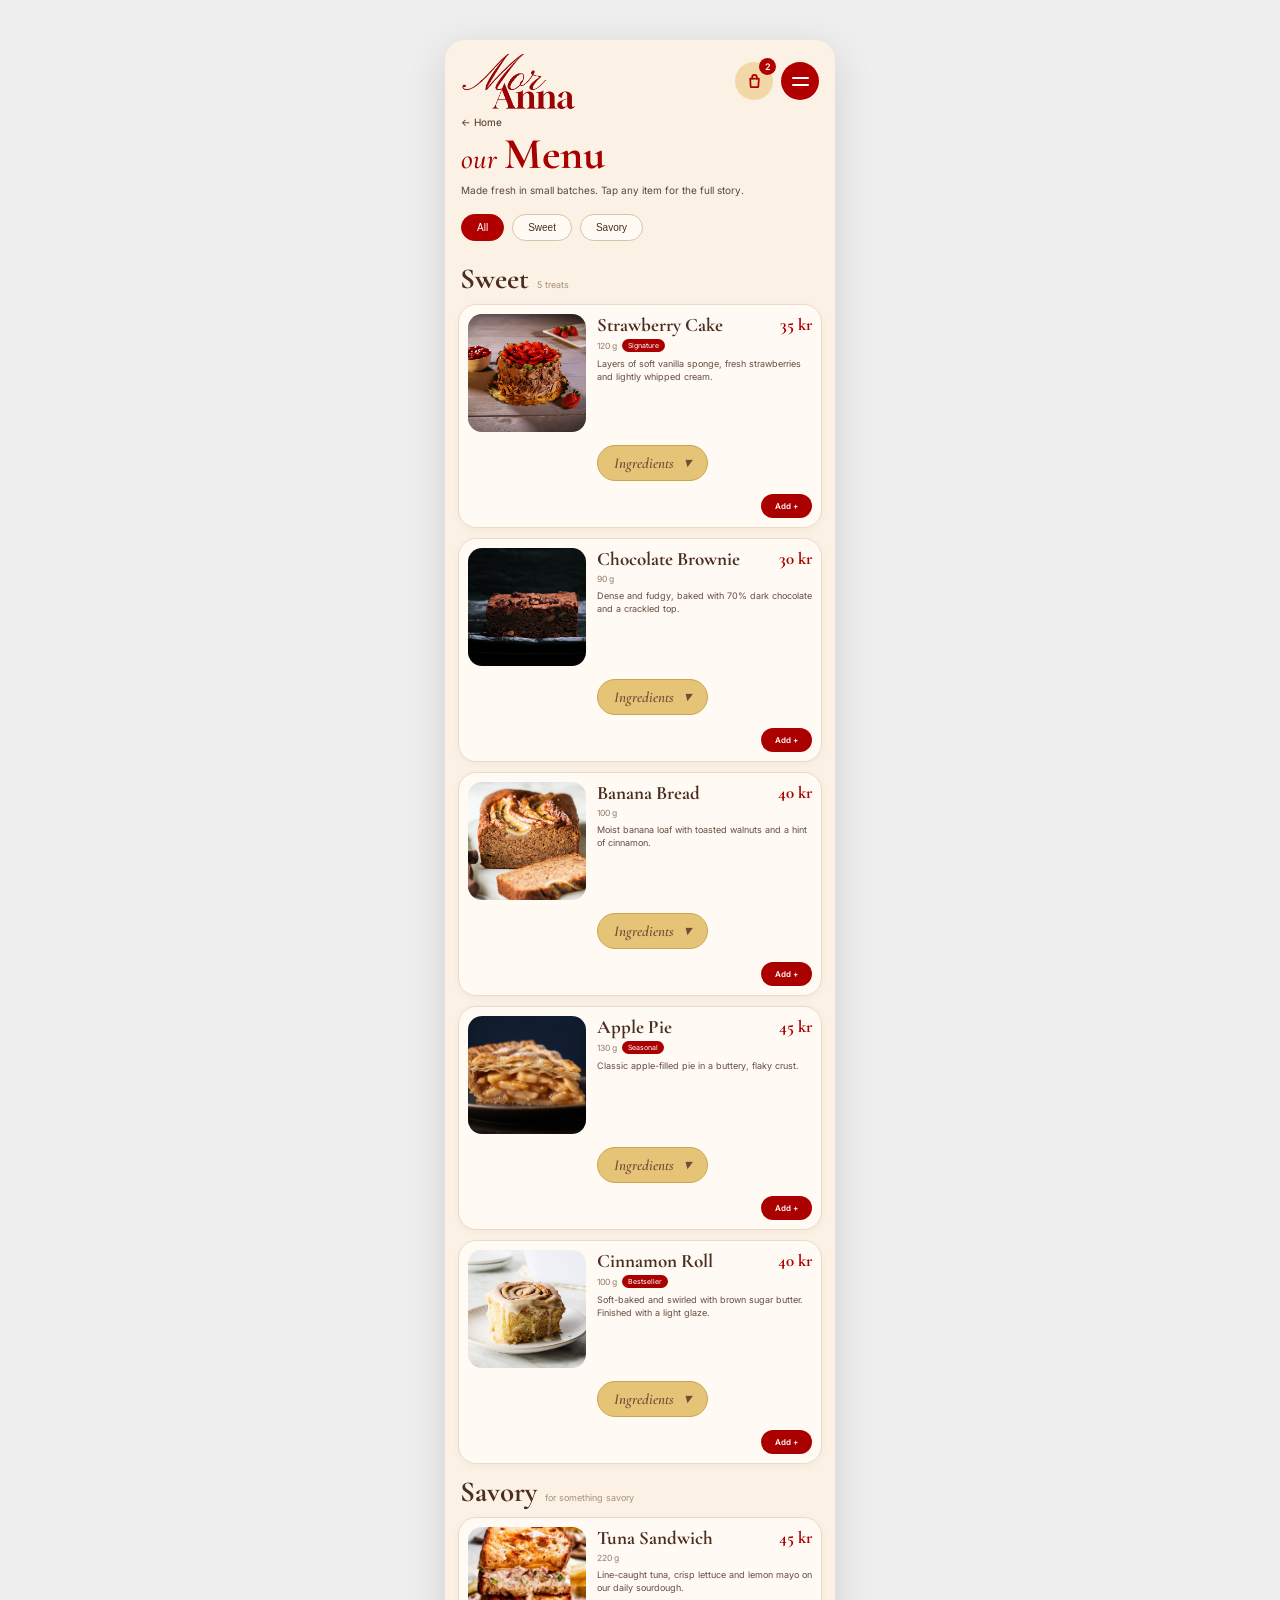
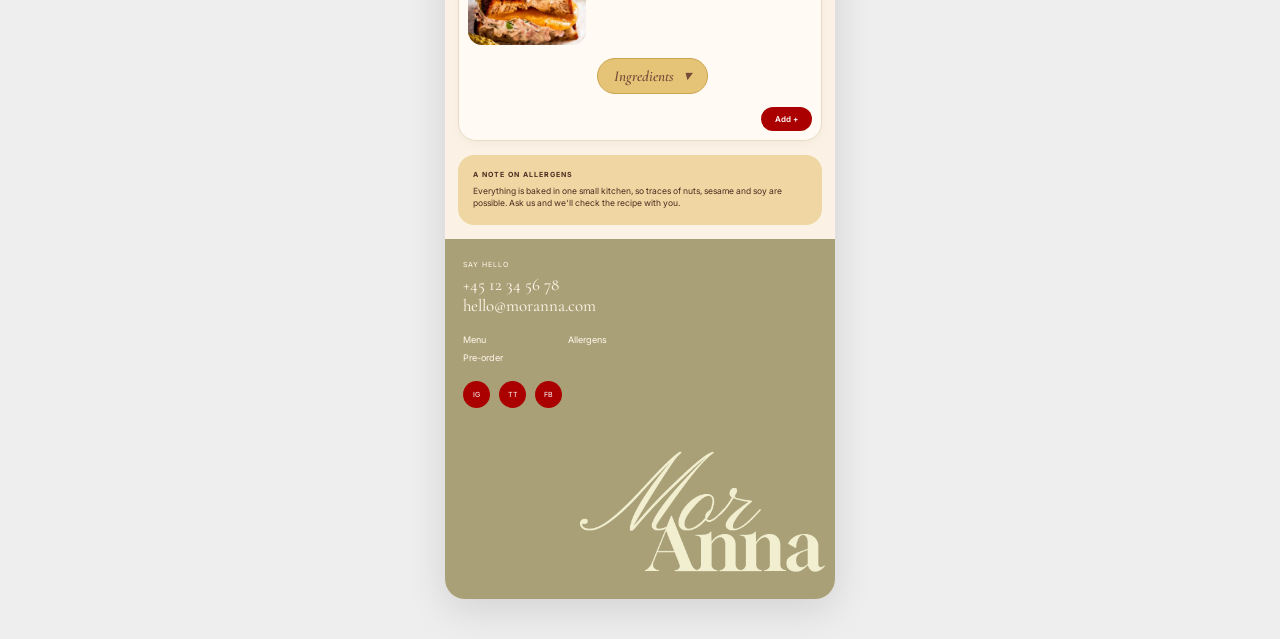
<file: index.html>
<!DOCTYPE html>
<html lang="en">

<head>

    <meta charset="UTF-8">

    <meta
        name="viewport"
        content="width=device-width, initial-scale=1.0"
    >

    <title>Mor Anna | Menu</title>

    <link rel="stylesheet" href="mystyle.css">

    <link rel="preconnect" href="https://fonts.googleapis.com">

    <link
        rel="preconnect"
        href="https://fonts.gstatic.com"
        crossorigin
    >

    <link
        href="https://fonts.googleapis.com/css2?family=Cormorant+Garamond:ital,wght@0,500;0,600;0,700;1,500;1,600&family=Inter:wght@400;500;600&display=swap"
        rel="stylesheet"
    >

</head>


<body>

<div class="page">


    <!-- HEADER -->

    <header class="header">

        <div class="header-main">


            <a
                href="home.html"
                class="logo-link"
            >

                <img
                    src="images/logo.png"
                    alt="Mor Anna logo"
                    class="logo"
                >

            </a>


            <div class="header-actions">


                <a
                    href="cart.html"
                    class="cart-button"
                    aria-label="Shopping cart"
                >

                    <svg
                        class="cart-icon"
                        viewBox="0 0 24 24"
                        aria-hidden="true"
                    >

                        <path
                            d="M6.5 8.5H17.5L16.8 19H7.2L6.5 8.5Z"
                        ></path>

                        <path
                            d="M9 8.5V6.5C9 4.8 10.3 3.5 12 3.5C13.7 3.5 15 4.8 15 6.5V8.5"
                        ></path>

                    </svg>


                    <span class="cart-number">
                        2
                    </span>

                </a>


                <a
                    href="index.html"
                    class="menu-button"
                    aria-label="Open menu"
                >

                    <span class="menu-line"></span>

                    <span class="menu-line"></span>

                </a>

            </div>

        </div>


        <a
            href="home.html"
            class="back-link"
        >
            ← Home
        </a>

    </header>



    <main>


        <!-- INTRO -->

        <section class="menu-intro">

            <h1>

                <span>
                    our
                </span>

                Menu

            </h1>


            <p>
                Made fresh in small batches.
                Tap any item for the full story.
            </p>

        </section>



        <!-- FILTERS -->

        <nav class="filters">

            <button class="filter active">
                All
            </button>

            <button class="filter">
                Sweet
            </button>

            <button class="filter">
                Savory
            </button>

        </nav>



        <!-- SWEET -->

        <section class="products-section">

            <div class="section-title">

                <h2>
                    Sweet
                </h2>

                <span>
                    5 treats
                </span>

            </div>



            <!-- STRAWBERRY CAKE -->

            <article class="product-card">

                <img
                    src="images/strawberry-cake.jpg"
                    alt="Strawberry Cake"
                    class="product-image"
                >


                <div class="product-content">

                    <div class="product-heading">

                        <h3>
                            Strawberry Cake
                        </h3>

                        <p class="price">
                            35 kr
                        </p>

                    </div>


                    <div class="product-meta">

                        <span>
                            120 g
                        </span>

                        <span class="badge">
                            Signature
                        </span>

                    </div>


                    <p class="description">
                        Layers of soft vanilla sponge,
                        fresh strawberries and lightly whipped cream.
                    </p>

                </div>


                <details class="ingredients-dropdown">

                    <summary>
                        Ingredients
                    </summary>

                    <p>
                        Wheat flour, eggs, sugar, butter, milk,
                        vanilla, strawberries and whipping cream.
                    </p>

                </details>


                <div class="product-bottom">

                    <a
                        href="cart.html"
                        class="add-button"
                    >
                        Add +
                    </a>

                </div>

            </article>



            <!-- CHOCOLATE BROWNIE -->

            <article class="product-card">

                <img
                    src="images/brownie.jpg"
                    alt="Chocolate Brownie"
                    class="product-image"
                >


                <div class="product-content">

                    <div class="product-heading">

                        <h3>
                            Chocolate Brownie
                        </h3>

                        <p class="price">
                            30 kr
                        </p>

                    </div>


                    <span class="weight">
                        90 g
                    </span>


                    <p class="description">
                        Dense and fudgy, baked with 70%
                        dark chocolate and a crackled top.
                    </p>

                </div>


                <details class="ingredients-dropdown">

                    <summary>
                        Ingredients
                    </summary>

                    <p>
                        Dark chocolate, butter, sugar, eggs,
                        wheat flour, cocoa powder, vanilla and salt.
                    </p>

                </details>


                <div class="product-bottom">

                    <a
                        href="cart.html"
                        class="add-button"
                    >
                        Add +
                    </a>

                </div>

            </article>



            <!-- BANANA BREAD -->

            <article class="product-card">

                <img
                    src="images/banana-bread.jpg"
                    alt="Banana Bread"
                    class="product-image"
                >


                <div class="product-content">

                    <div class="product-heading">

                        <h3>
                            Banana Bread
                        </h3>

                        <p class="price">
                            40 kr
                        </p>

                    </div>


                    <span class="weight">
                        100 g
                    </span>


                    <p class="description">
                        Moist banana loaf with toasted walnuts
                        and a hint of cinnamon.
                    </p>

                </div>


                <details class="ingredients-dropdown">

                    <summary>
                        Ingredients
                    </summary>

                    <p>
                        Bananas, wheat flour, eggs, butter,
                        brown sugar, walnuts, cinnamon,
                        baking soda and salt.
                    </p>

                </details>


                <div class="product-bottom">

                    <a
                        href="cart.html"
                        class="add-button"
                    >
                        Add +
                    </a>

                </div>

            </article>



            <!-- APPLE PIE -->

            <article class="product-card">

                <img
                    src="images/apple-pie.jpg"
                    alt="Apple Pie"
                    class="product-image"
                >


                <div class="product-content">

                    <div class="product-heading">

                        <h3>
                            Apple Pie
                        </h3>

                        <p class="price">
                            45 kr
                        </p>

                    </div>


                    <div class="product-meta">

                        <span>
                            130 g
                        </span>

                        <span class="badge">
                            Seasonal
                        </span>

                    </div>


                    <p class="description">
                        Classic apple-filled pie in a
                        buttery, flaky crust.
                    </p>

                </div>


                <details class="ingredients-dropdown">

                    <summary>
                        Ingredients
                    </summary>

                    <p>
                        Apples, wheat flour, butter, sugar,
                        eggs, cinnamon, lemon juice and salt.
                    </p>

                </details>


                <div class="product-bottom">

                    <a
                        href="cart.html"
                        class="add-button"
                    >
                        Add +
                    </a>

                </div>

            </article>



            <!-- CINNAMON ROLL -->

            <article class="product-card">

                <img
                    src="images/cinnamon-roll.jpg"
                    alt="Cinnamon Roll"
                    class="product-image"
                >


                <div class="product-content">

                    <div class="product-heading">

                        <h3>
                            Cinnamon Roll
                        </h3>

                        <p class="price">
                            40 kr
                        </p>

                    </div>


                    <div class="product-meta">

                        <span>
                            100 g
                        </span>

                        <span class="badge">
                            Bestseller
                        </span>

                    </div>


                    <p class="description">
                        Soft-baked and swirled with brown sugar butter.
                        Finished with a light glaze.
                    </p>

                </div>


                <details class="ingredients-dropdown">

                    <summary>
                        Ingredients
                    </summary>

                    <p>
                        Wheat flour, milk, butter, eggs,
                        sugar, yeast, brown sugar, cinnamon and salt.
                    </p>

                </details>


                <div class="product-bottom">

                    <a
                        href="cart.html"
                        class="add-button"
                    >
                        Add +
                    </a>

                </div>

            </article>

        </section>



        <!-- SAVORY -->

        <section class="products-section">

            <div class="section-title">

                <h2>
                    Savory
                </h2>

                <span>
                    for something savory
                </span>

            </div>


            <article class="product-card">

                <img
                    src="images/tuna-sandwich.jpg"
                    alt="Tuna Sandwich"
                    class="product-image"
                >


                <div class="product-content">

                    <div class="product-heading">

                        <h3>
                            Tuna Sandwich
                        </h3>

                        <p class="price">
                            45 kr
                        </p>

                    </div>


                    <span class="weight">
                        220 g
                    </span>


                    <p class="description">
                        Line-caught tuna, crisp lettuce and
                        lemon mayo on our daily sourdough.
                    </p>

                </div>


                <details class="ingredients-dropdown">

                    <summary>
                        Ingredients
                    </summary>

                    <p>
                        Sourdough bread, tuna, mayonnaise,
                        lettuce, lemon juice, black pepper and salt.
                    </p>

                </details>


                <div class="product-bottom">

                    <a
                        href="cart.html"
                        class="add-button"
                    >
                        Add +
                    </a>

                </div>

            </article>

        </section>



        <!-- ALLERGEN -->

        <section
            class="allergy-note"
            id="allergens"
        >

            <h4>
                A NOTE ON ALLERGENS
            </h4>


            <p>
                Everything is baked in one small kitchen,
                so traces of nuts, sesame and soy are possible.
                Ask us and we'll check the recipe with you.
            </p>

        </section>

    </main>



    <!-- FOOTER -->

    <footer class="footer">

        <p class="footer-small">
            SAY HELLO
        </p>


        <a href="tel:+4512345678">
            +45 12 34 56 78
        </a>


        <a href="mailto:hello@moranna.com">
            hello@moranna.com
        </a>



        <div class="footer-links">

            <div>

                <a href="index.html">
                    Menu
                </a>

                <a href="order.html">
                    Pre-order
                </a>

            </div>


            <div>

                <a href="#allergens">
                    Allergens
                </a>

            </div>

        </div>



        <div class="socials">

            <span>IG</span>

            <span>TT</span>

            <span>FB</span>

        </div>



        <img
            src="images/logo.png"
            alt="Mor Anna"
            class="footer-logo"
        >

    </footer>

</div>

</body>

</html>
</file>
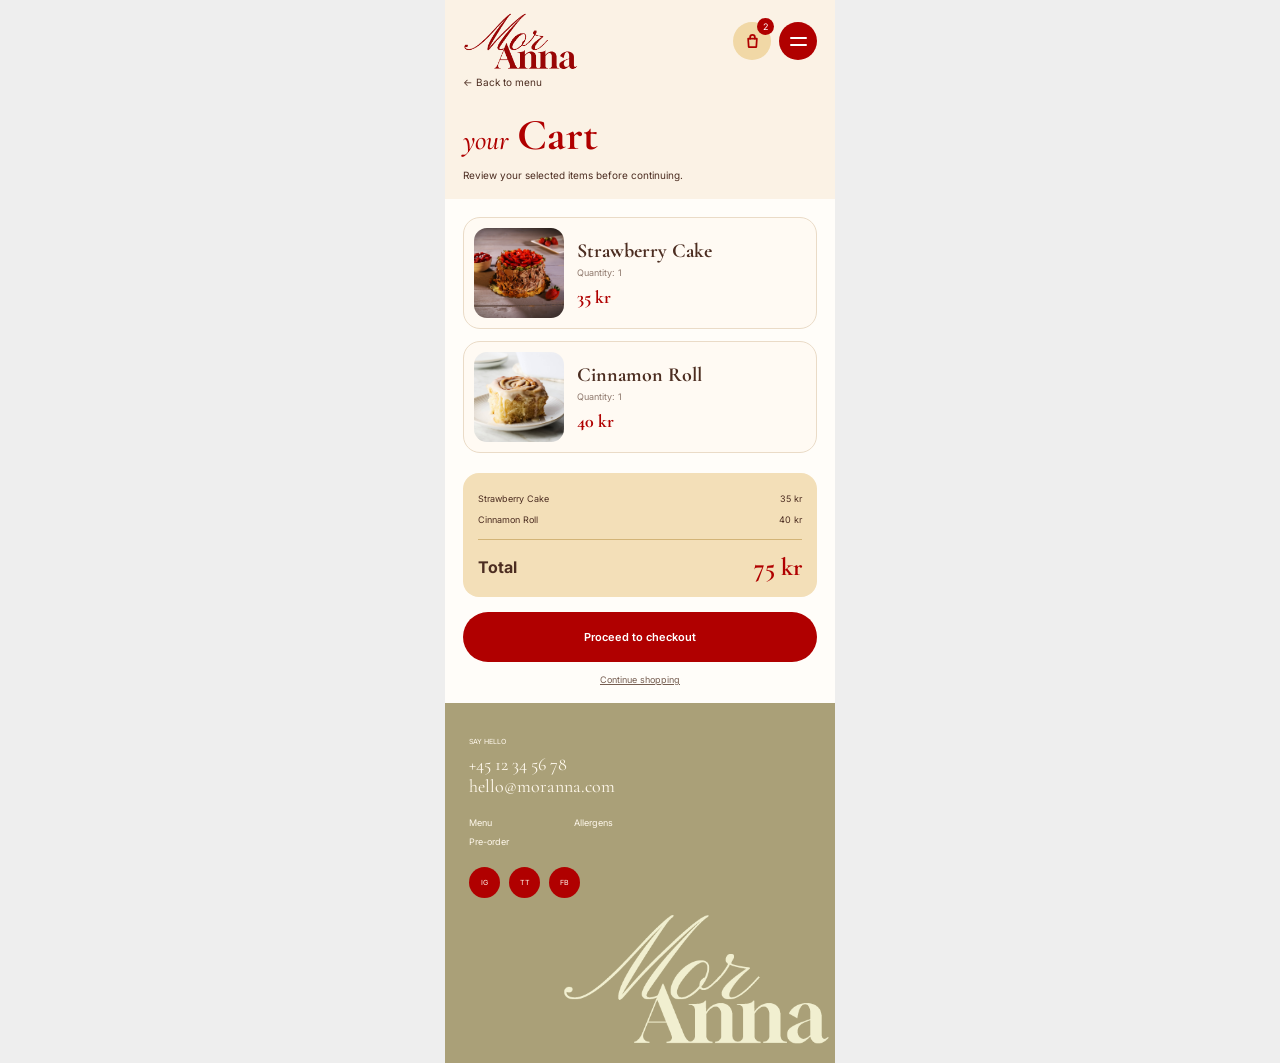
<file: cart.html>
<!DOCTYPE html>
<html lang="en">

<head>

    <meta charset="UTF-8">

    <meta
        name="viewport"
        content="width=device-width, initial-scale=1.0"
    >

    <title>Mor Anna | Cart</title>

    <link rel="stylesheet" href="cart.css">

    <link rel="preconnect" href="https://fonts.googleapis.com">

    <link
        rel="preconnect"
        href="https://fonts.gstatic.com"
        crossorigin
    >

    <link
        href="https://fonts.googleapis.com/css2?family=Cormorant+Garamond:ital,wght@0,500;0,600;0,700;1,500;1,600&family=Inter:wght@400;500;600&display=swap"
        rel="stylesheet"
    >

</head>


<body>

<div class="page">

    <header class="header">

        <div class="header-main">


            <a
                href="home.html"
                class="logo-link"
            >

                <img
                    src="images/logo.png"
                    alt="Mor Anna logo"
                    class="logo"
                >

            </a>


            <div class="header-actions">


                <a
                    href="cart.html"
                    class="cart-button"
                    aria-label="Shopping cart"
                >

                    <svg
                        class="cart-icon"
                        viewBox="0 0 24 24"
                    >

                        <path
                            d="M6.5 8.5H17.5L16.8 19H7.2L6.5 8.5Z"
                        ></path>

                        <path
                            d="M9 8.5V6.5C9 4.8 10.3 3.5 12 3.5C13.7 3.5 15 4.8 15 6.5V8.5"
                        ></path>

                    </svg>


                    <span class="cart-number">
                        2
                    </span>

                </a>


                <a
                    href="index.html"
                    class="menu-button"
                    aria-label="Open menu"
                >

                    <span class="menu-line"></span>

                    <span class="menu-line"></span>

                </a>

            </div>

        </div>


        <a
            href="index.html"
            class="back-link"
        >
            ← Back to menu
        </a>


        <div class="cart-intro">

            <h1>

                <span>
                    your
                </span>

                Cart

            </h1>


            <p>
                Review your selected items before continuing.
            </p>

        </div>

    </header>



    <main class="cart-area">


        <article class="cart-item">

            <img
                src="images/strawberry-cake.jpg"
                alt="Strawberry Cake"
            >


            <div class="cart-item-info">

                <h2>
                    Strawberry Cake
                </h2>

                <span>
                    Quantity: 1
                </span>

                <p>
                    35 kr
                </p>

            </div>

        </article>



        <article class="cart-item">

            <img
                src="images/cinnamon-roll.jpg"
                alt="Cinnamon Roll"
            >


            <div class="cart-item-info">

                <h2>
                    Cinnamon Roll
                </h2>

                <span>
                    Quantity: 1
                </span>

                <p>
                    40 kr
                </p>

            </div>

        </article>



        <section class="cart-total">

            <div class="total-line">

                <span>
                    Strawberry Cake
                </span>

                <span>
                    35 kr
                </span>

            </div>


            <div class="total-line">

                <span>
                    Cinnamon Roll
                </span>

                <span>
                    40 kr
                </span>

            </div>


            <div class="final-total">

                <strong>
                    Total
                </strong>

                <strong>
                    75 kr
                </strong>

            </div>

        </section>



        <a
            href="checkout.html"
            class="checkout-button"
        >
            Proceed to checkout
        </a>


        <a
            href="index.html"
            class="continue-shopping"
        >
            Continue shopping
        </a>

    </main>



    <footer class="footer">

        <p class="footer-small">
            SAY HELLO
        </p>


        <a href="tel:+4512345678">
            +45 12 34 56 78
        </a>


        <a href="mailto:hello@moranna.com">
            hello@moranna.com
        </a>



        <div class="footer-links">

            <div>

                <a href="index.html">
                    Menu
                </a>

                <a href="order.html">
                    Pre-order
                </a>

            </div>


            <div>

                <a href="index.html#allergens">
                    Allergens
                </a>

            </div>

        </div>



        <div class="socials">

            <span>IG</span>

            <span>TT</span>

            <span>FB</span>

        </div>



        <img
            src="images/logo.png"
            alt="Mor Anna"
            class="footer-logo"
        >

    </footer>

</div>

</body>

</html>
</file>
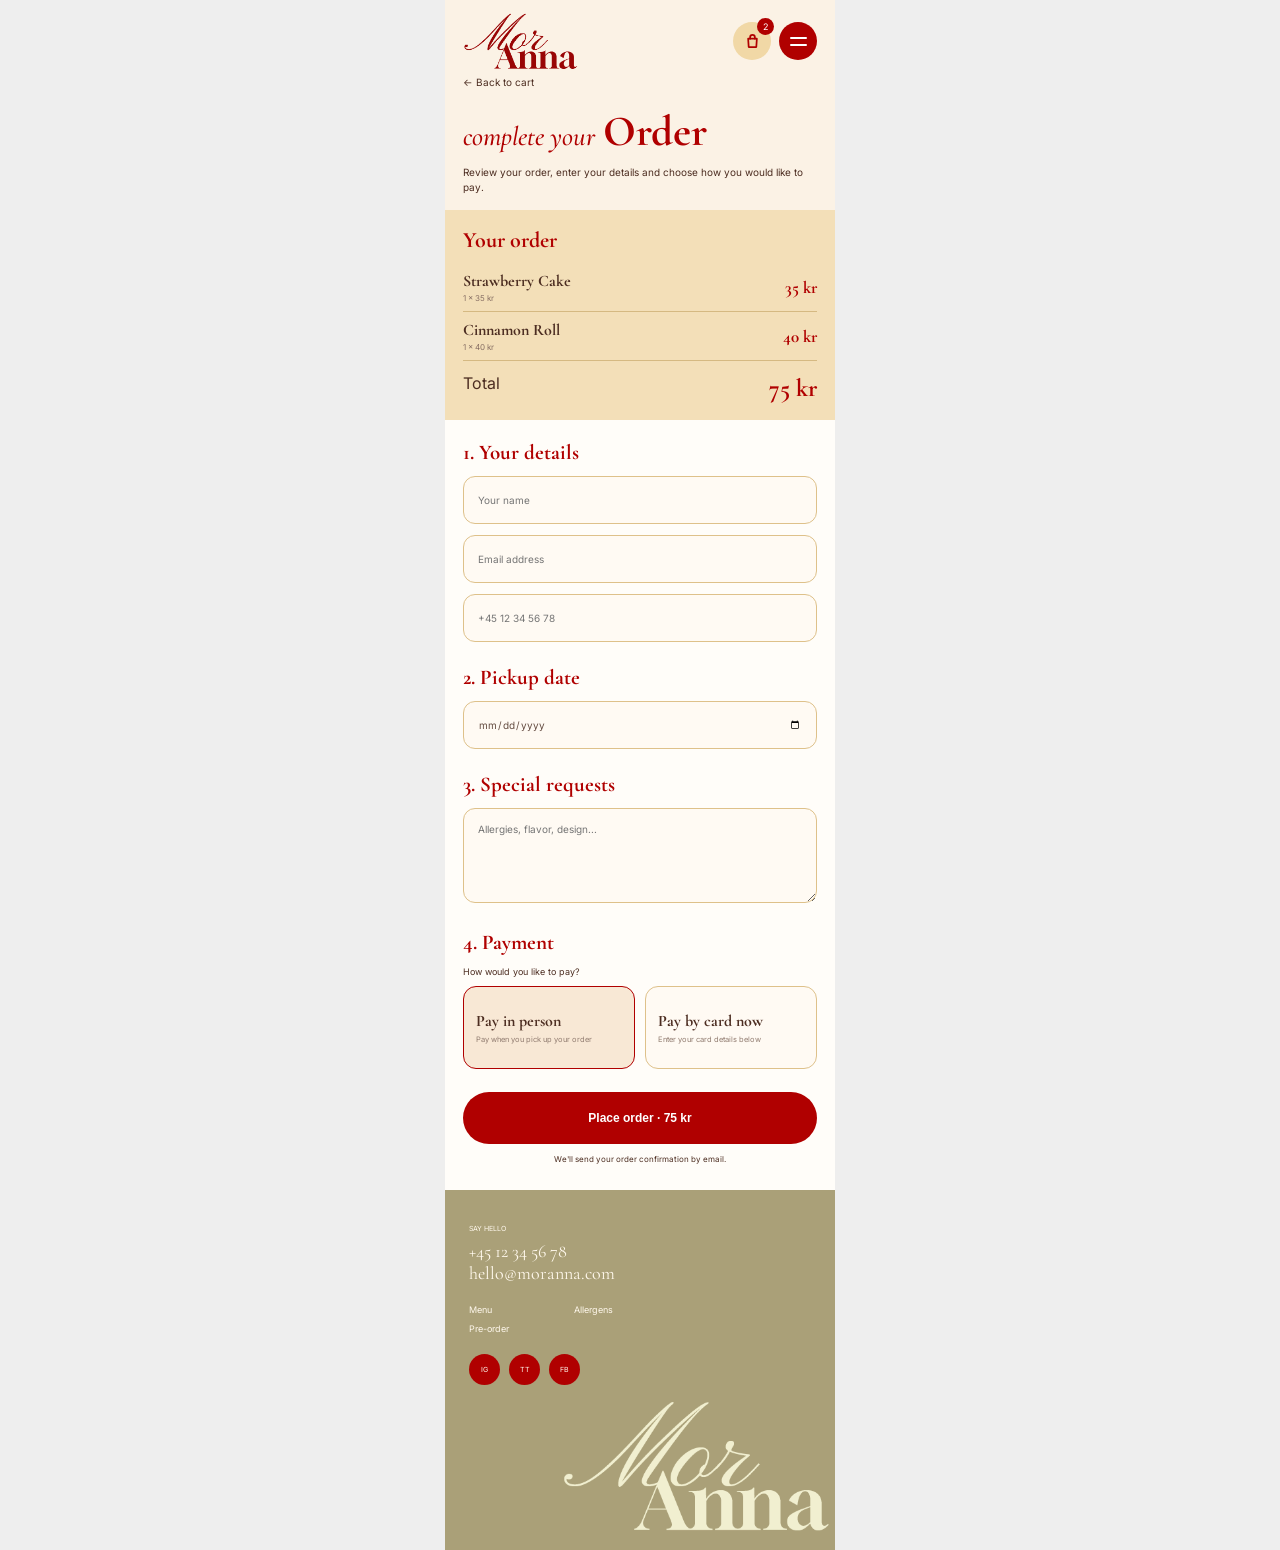
<file: checkout.html>
<!DOCTYPE html>
<html lang="en">

<head>

    <meta charset="UTF-8">

    <meta
        name="viewport"
        content="width=device-width, initial-scale=1.0"
    >

    <title>Mor Anna | Checkout</title>

    <link rel="stylesheet" href="checkout.css">

    <link rel="preconnect" href="https://fonts.googleapis.com">

    <link
        rel="preconnect"
        href="https://fonts.gstatic.com"
        crossorigin
    >

    <link
        href="https://fonts.googleapis.com/css2?family=Cormorant+Garamond:ital,wght@0,500;0,600;0,700;1,500;1,600&family=Inter:wght@400;500;600&display=swap"
        rel="stylesheet"
    >

</head>


<body>

<div class="page">

    <header class="header">

        <div class="header-main">


            <a
                href="home.html"
                class="logo-link"
            >

                <img
                    src="images/logo.png"
                    alt="Mor Anna logo"
                    class="logo"
                >

            </a>


            <div class="header-actions">


                <a
                    href="cart.html"
                    class="cart-button"
                    aria-label="Shopping cart"
                >

                    <svg
                        class="cart-icon"
                        viewBox="0 0 24 24"
                    >

                        <path
                            d="M6.5 8.5H17.5L16.8 19H7.2L6.5 8.5Z"
                        ></path>

                        <path
                            d="M9 8.5V6.5C9 4.8 10.3 3.5 12 3.5C13.7 3.5 15 4.8 15 6.5V8.5"
                        ></path>

                    </svg>


                    <span class="cart-number">
                        2
                    </span>

                </a>


                <a
                    href="index.html"
                    class="menu-button"
                    aria-label="Open menu"
                >

                    <span class="menu-line"></span>

                    <span class="menu-line"></span>

                </a>

            </div>

        </div>


        <a
            href="cart.html"
            class="back-link"
        >
            ← Back to cart
        </a>


        <div class="checkout-intro">

            <h1>

                <span>
                    complete your
                </span>

                Order

            </h1>


            <p>
                Review your order, enter your details
                and choose how you would like to pay.
            </p>

        </div>

    </header>



    <!-- SUMMARY -->

    <section class="order-summary">

        <h2>
            Your order
        </h2>


        <div class="summary-item">

            <div>

                <strong>
                    Strawberry Cake
                </strong>

                <span>
                    1 × 35 kr
                </span>

            </div>


            <strong class="summary-price">
                35 kr
            </strong>

        </div>


        <div class="summary-item">

            <div>

                <strong>
                    Cinnamon Roll
                </strong>

                <span>
                    1 × 40 kr
                </span>

            </div>


            <strong class="summary-price">
                40 kr
            </strong>

        </div>


        <div class="summary-total">

            <span>
                Total
            </span>

            <strong>
                75 kr
            </strong>

        </div>

    </section>



    <!-- CHECKOUT FORM -->

    <main class="form-area">

        <form>


            <section class="form-section">

                <h2>
                    1. Your details
                </h2>


                <div class="form-group">

                    <input
                        type="text"
                        placeholder="Your name"
                        required
                    >

                </div>


                <div class="form-group">

                    <input
                        type="email"
                        placeholder="Email address"
                        required
                    >

                </div>


                <div class="form-group">

                    <input
                        type="tel"
                        placeholder="+45 12 34 56 78"
                        required
                    >

                </div>

            </section>



            <section class="form-section">

                <h2>
                    2. Pickup date
                </h2>


                <div class="form-group">

                    <input
                        type="date"
                        required
                    >

                </div>

            </section>



            <section class="form-section">

                <h2>
                    3. Special requests
                </h2>


                <div class="form-group">

                    <textarea
                        placeholder="Allergies, flavor, design..."
                    ></textarea>

                </div>

            </section>



            <section class="form-section">

                <h2>
                    4. Payment
                </h2>


                <p class="payment-description">
                    How would you like to pay?
                </p>


                <div class="payment-methods">


                    <input
                        class="payment-radio"
                        type="radio"
                        id="pay-person"
                        name="payment"
                        checked
                    >


                    <label
                        for="pay-person"
                        class="payment-option"
                    >

                        <span class="payment-title">
                            Pay in person
                        </span>

                        <span class="payment-small">
                            Pay when you pick up your order
                        </span>

                    </label>



                    <input
                        class="payment-radio"
                        type="radio"
                        id="pay-card"
                        name="payment"
                    >


                    <label
                        for="pay-card"
                        class="payment-option"
                    >

                        <span class="payment-title">
                            Pay by card now
                        </span>

                        <span class="payment-small">
                            Enter your card details below
                        </span>

                    </label>



                    <div class="card-fields">

                        <div class="card-heading">

                            <h3>
                                Card information
                            </h3>

                            <span>
                                🔒 Secure payment
                            </span>

                        </div>


                        <div class="form-group">

                            <input
                                type="text"
                                placeholder="Name on card"
                            >

                        </div>


                        <div class="form-group">

                            <input
                                type="text"
                                placeholder="1234 5678 9012 3456"
                            >

                        </div>


                        <div class="card-row">

                            <input
                                type="text"
                                placeholder="MM / YY"
                            >

                            <input
                                type="text"
                                placeholder="CVC"
                            >

                        </div>

                    </div>

                </div>

            </section>



            <button
                type="submit"
                class="place-order-button"
            >
                Place order · 75 kr
            </button>


            <p class="confirmation-text">
                We'll send your order confirmation by email.
            </p>

        </form>

    </main>



    <footer class="footer">

        <p class="footer-small">
            SAY HELLO
        </p>


        <a href="tel:+4512345678">
            +45 12 34 56 78
        </a>


        <a href="mailto:hello@moranna.com">
            hello@moranna.com
        </a>



        <div class="footer-links">

            <div>

                <a href="index.html">
                    Menu
                </a>

                <a href="order.html">
                    Pre-order
                </a>

            </div>


            <div>

                <a href="index.html#allergens">
                    Allergens
                </a>

            </div>

        </div>



        <div class="socials">

            <span>IG</span>

            <span>TT</span>

            <span>FB</span>

        </div>



        <img
            src="images/logo.png"
            alt="Mor Anna"
            class="footer-logo"
        >

    </footer>

</div>

</body>

</html>
</file>
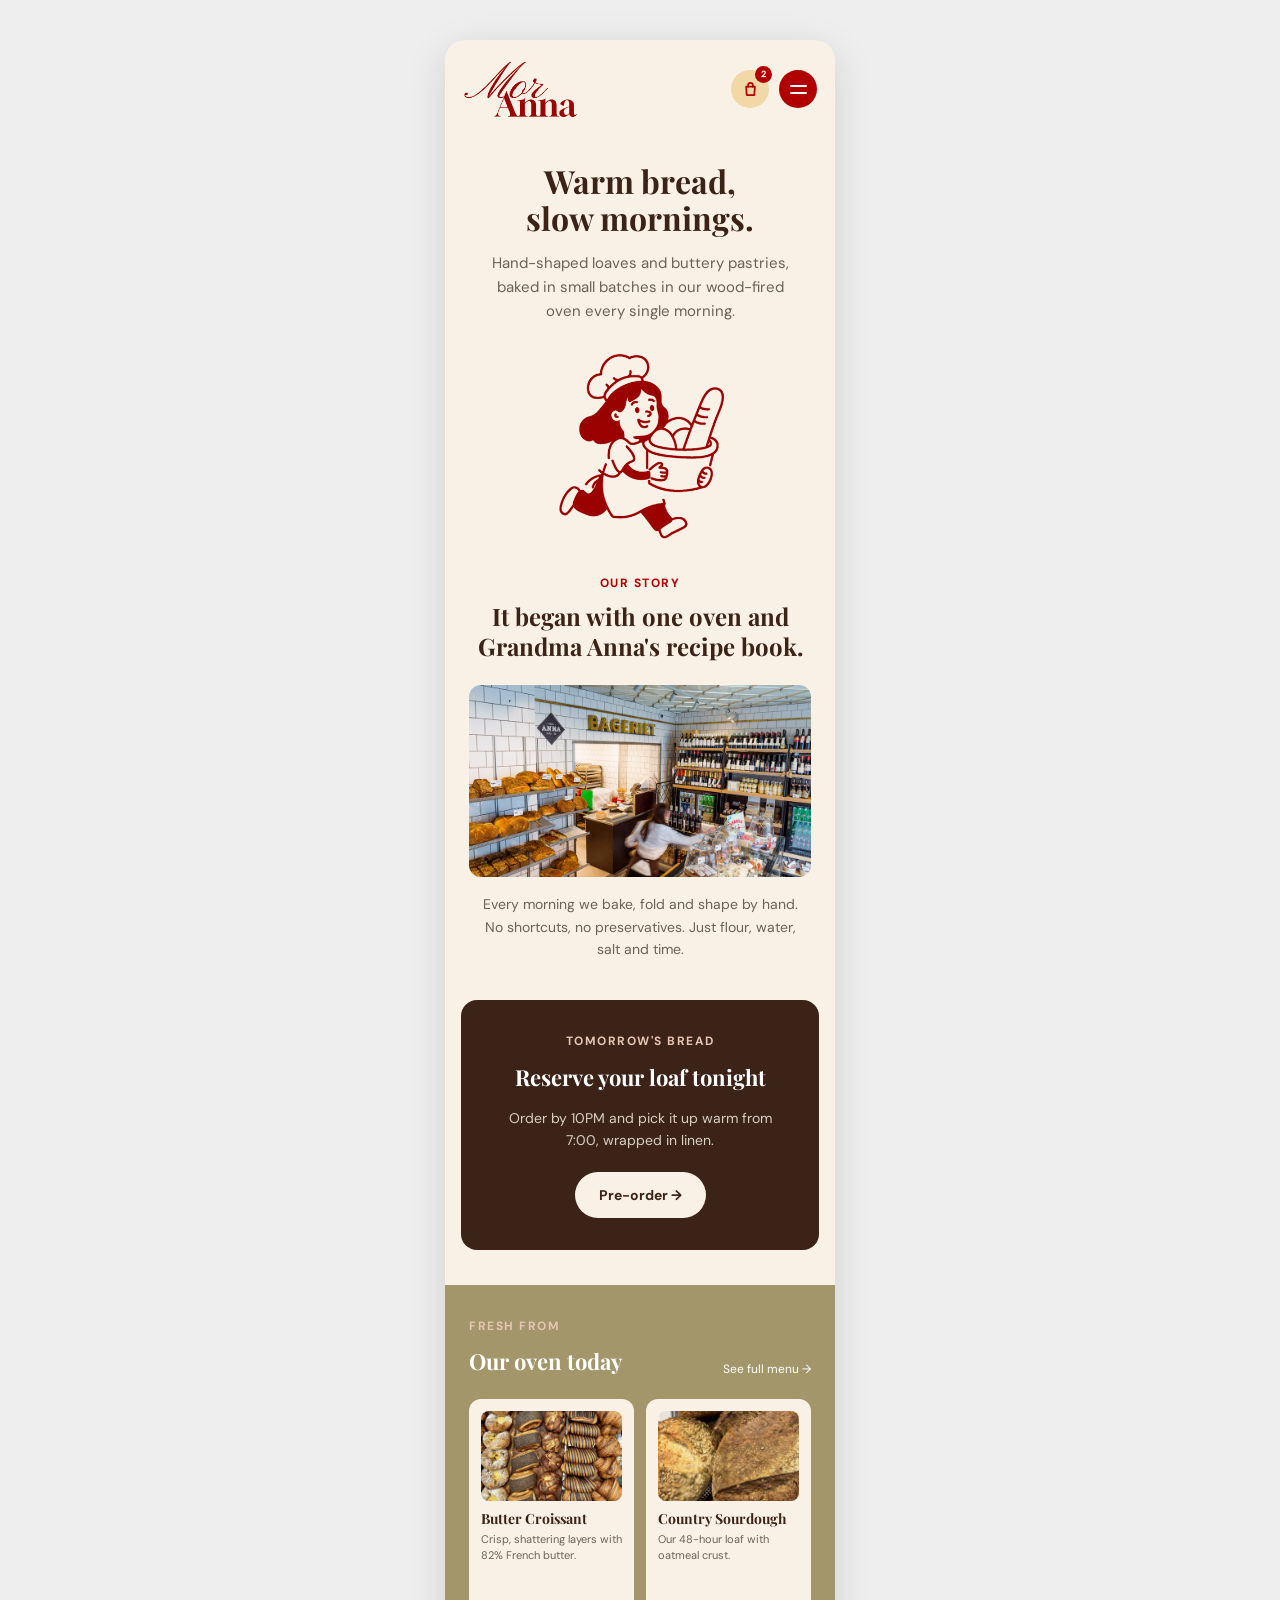
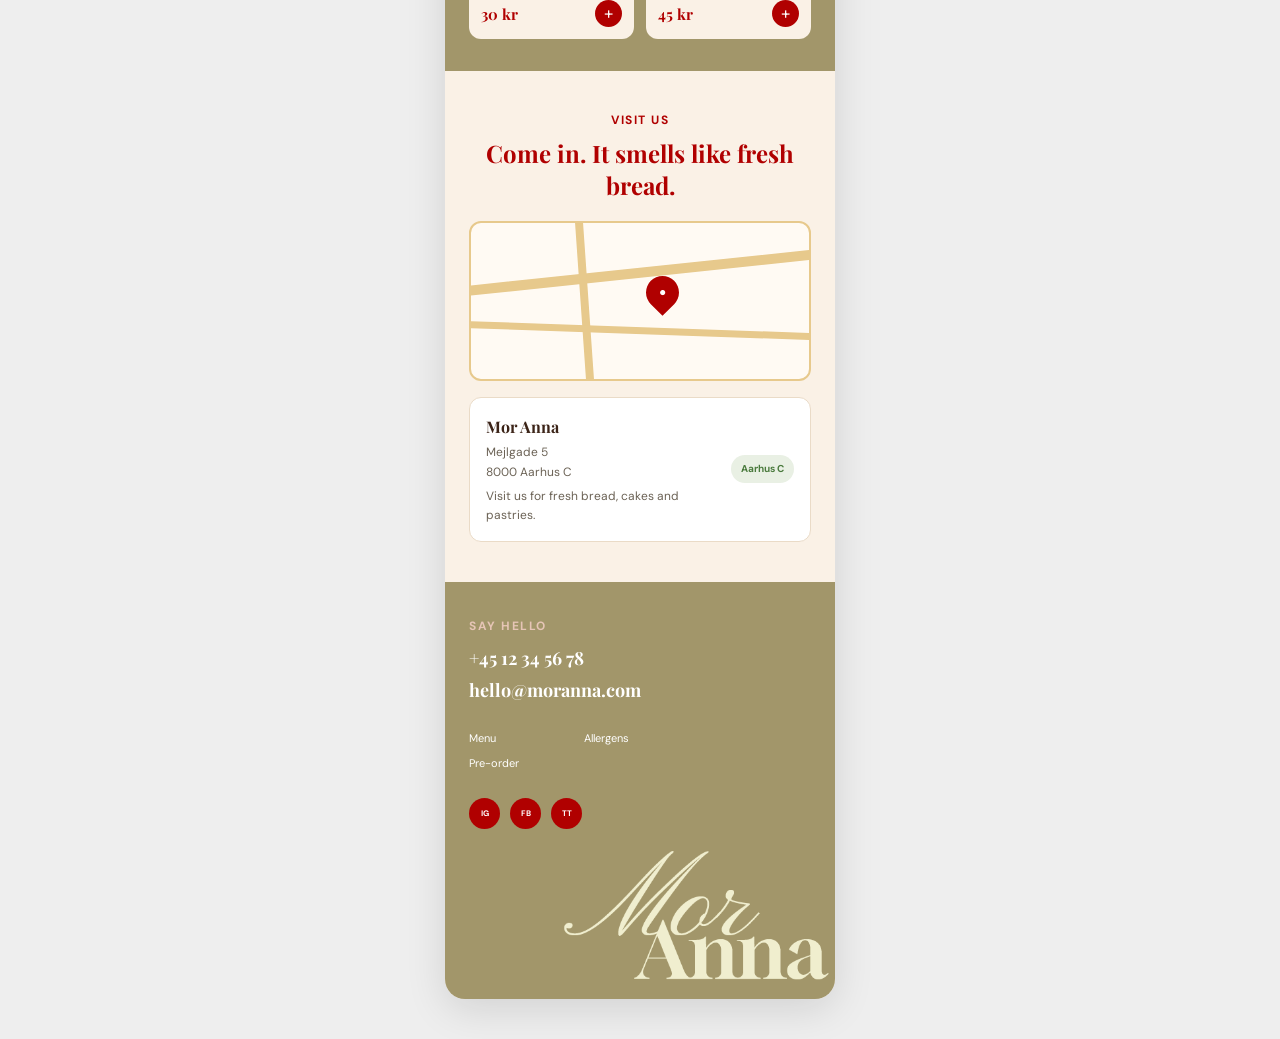
<file: home.html>
<!DOCTYPE html>
<html lang="en">

<head>

    <meta charset="UTF-8">

    <meta
        name="viewport"
        content="width=device-width, initial-scale=1.0"
    >

    <title>Mor Anna | Home</title>

    <link rel="stylesheet" href="home.css">

</head>


<body>

<div class="page">


    <!-- =========================================
         HEADER
    ========================================== -->

    <header class="site-header">


        <!-- LOGO -->

        <a
            href="home.html"
            class="logo-link"
            aria-label="Mor Anna Home"
        >

            <img
                src="images/logo.png"
                alt="Mor Anna logo"
                class="logo"
            >

        </a>


        <div class="header-icons">


            <!-- CART -->

            <a
                href="cart.html"
                class="icon-btn cart"
                aria-label="Shopping cart"
            >

                <svg
                    class="cart-icon"
                    viewBox="0 0 24 24"
                    aria-hidden="true"
                >

                    <path
                        d="M6.5 8.5H17.5L16.8 19H7.2L6.5 8.5Z"
                    ></path>

                    <path
                        d="M9 8.5V6.5C9 4.8 10.3 3.5 12 3.5C13.7 3.5 15 4.8 15 6.5V8.5"
                    ></path>

                </svg>


                <span class="cart-number">
                    2
                </span>

            </a>



            <!-- MENU -->

            <a
                href="index.html"
                class="icon-btn menu"
                aria-label="Open menu"
            >

                <span class="menu-line"></span>

                <span class="menu-line"></span>

            </a>

        </div>

    </header>



    <!-- =========================================
         HERO
    ========================================== -->

    <section class="hero">

        <h1>
            Warm bread,<br>
            slow mornings.
        </h1>


        <p>
            Hand-shaped loaves and buttery pastries,
            baked in small batches in our wood-fired oven
            every single morning.
        </p>


        <img
            src="images.2/logo-picture.png"
            alt="Illustration of a baker girl running with a basket of bread"
            class="hero-img"
        >

    </section>



    <!-- =========================================
         STORY
    ========================================== -->

    <section class="story">

        <p class="eyebrow">
            Our story
        </p>


        <h2>
            It began with one oven and Grandma Anna's recipe book.
        </h2>


        <img
            src="images.2/main-image.png"
            alt="Interior of the Mor Anna bakery"
            class="story-img"
        >


        <p class="caption">
            Every morning we bake, fold and shape by hand.
            No shortcuts, no preservatives.
            Just flour, water, salt and time.
        </p>

    </section>



    <!-- =========================================
         PRE-ORDER
    ========================================== -->

    <section class="preorder">

        <p class="eyebrow eyebrow-light">
            Tomorrow's bread
        </p>


        <h2>
            Reserve your loaf tonight
        </h2>


        <p class="preorder-text">
            Order by 10PM and pick it up warm from 7:00,
            wrapped in linen.
        </p>


        <a
            href="order.html"
            class="btn-primary"
        >
            Pre-order →
        </a>

    </section>



    <!-- =========================================
         TODAY'S PRODUCTS
    ========================================== -->

    <section class="oven">


        <div class="oven-header">

            <div>

                <p class="eyebrow eyebrow-light">
                    Fresh from
                </p>

                <h2>
                    Our oven today
                </h2>

            </div>


            <a
                href="index.html"
                class="see-all"
            >
                See full menu →
            </a>

        </div>



        <div class="product-grid">


            <!-- CROISSANT -->

            <div class="product-card">

                <img
                    src="images.2/croissant.png"
                    alt="Butter croissant"
                >


                <h3>
                    Butter Croissant
                </h3>


                <p class="product-desc">
                    Crisp, shattering layers with 82% French butter.
                </p>


                <div class="product-footer">

                    <span class="price">
                        30 kr
                    </span>


                    <a
                        href="cart.html"
                        class="btn-add"
                    >
                        +
                    </a>

                </div>

            </div>



            <!-- SOURDOUGH -->

            <div class="product-card">

                <img
                    src="images.2/sourdough.png"
                    alt="Country sourdough loaf"
                >


                <h3>
                    Country Sourdough
                </h3>


                <p class="product-desc">
                    Our 48-hour loaf with oatmeal crust.
                </p>


                <div class="product-footer">

                    <span class="price">
                        45 kr
                    </span>


                    <a
                        href="cart.html"
                        class="btn-add"
                    >
                        +
                    </a>

                </div>

            </div>

        </div>

    </section>



    <!-- =========================================
         VISIT US
    ========================================== -->

    <section class="visit">

        <p class="eyebrow">
            Visit us
        </p>


        <h2 class="visit-heading">
            Come in. It smells like fresh bread.
        </h2>



        <div class="map-box">

            <div class="map-road road-one"></div>

            <div class="map-road road-two"></div>

            <div class="map-road road-three"></div>


            <div class="map-pin">
                ●
            </div>

        </div>



        <div class="address-card">

            <div>

                <h3>
                    Mor Anna
                </h3>

                <p>
                    Mejlgade 5
                </p>

                <p>
                    8000 Aarhus C
                </p>


                <p class="hours">
                    Visit us for fresh bread,
                    cakes and pastries.
                </p>

            </div>


            <span class="badge">
                Aarhus C
            </span>

        </div>

    </section>



    <!-- =========================================
         FOOTER
    ========================================== -->

    <footer class="site-footer">

        <p class="eyebrow eyebrow-light">
            Say hello
        </p>


        <div class="footer-contact">

            <p>
                +45 12 34 56 78
            </p>

            <p>
                hello@moranna.com
            </p>

        </div>



        <div class="footer-links">


            <div class="footer-col">

                <a href="index.html">
                    Menu
                </a>

                <a href="order.html">
                    Pre-order
                </a>

            </div>



            <div class="footer-col">

                <a href="index.html#allergens">
                    Allergens
                </a>

            </div>

        </div>



        <div class="social-icons">

            <a href="#" class="social-btn">
                IG
            </a>

            <a href="#" class="social-btn">
                FB
            </a>

            <a href="#" class="social-btn">
                TT
            </a>

        </div>



        <!-- SAME FOOTER LOGO AS OTHER PAGES -->

        <img
            src="images/logo.png"
            alt="Mor Anna"
            class="footer-logo"
        >

    </footer>


</div>

</body>

</html>
</file>
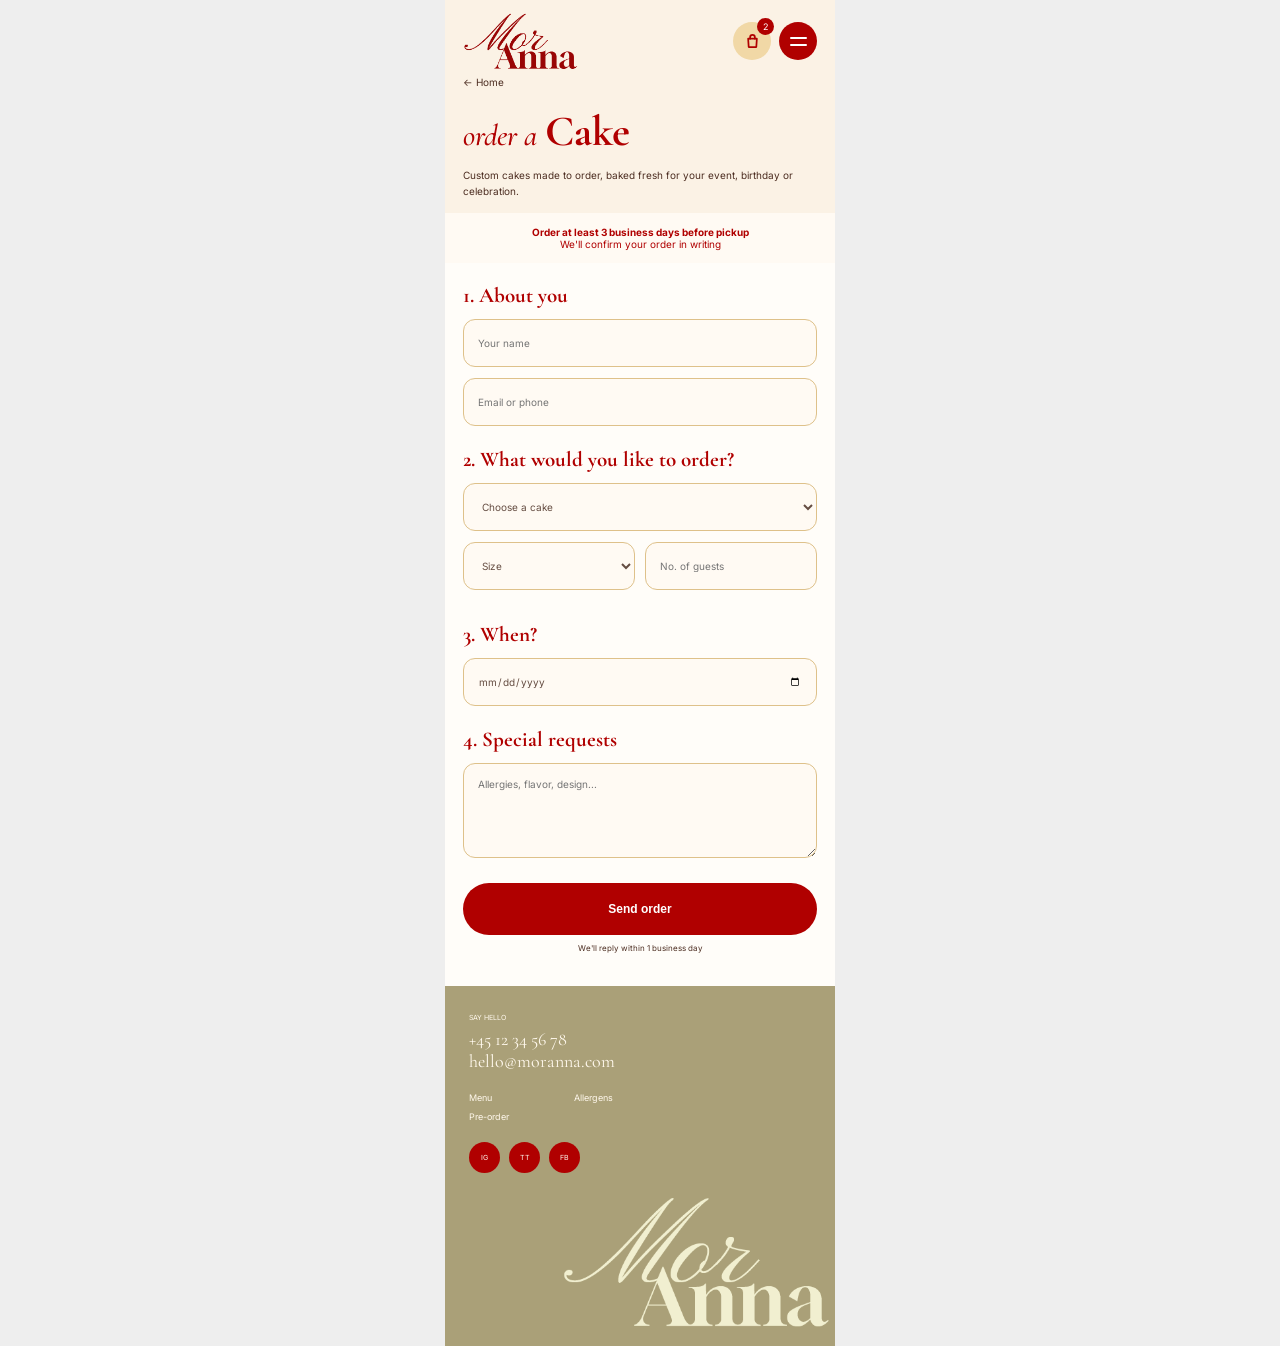
<file: order.html>
<!DOCTYPE html>
<html lang="en">

<head>

    <meta charset="UTF-8">

    <meta
        name="viewport"
        content="width=device-width, initial-scale=1.0"
    >

    <title>Mor Anna | Order</title>

    <link rel="stylesheet" href="order.css">

    <link rel="preconnect" href="https://fonts.googleapis.com">

    <link
        rel="preconnect"
        href="https://fonts.gstatic.com"
        crossorigin
    >

    <link
        href="https://fonts.googleapis.com/css2?family=Cormorant+Garamond:ital,wght@0,500;0,600;0,700;1,500;1,600&family=Inter:wght@400;500;600&display=swap"
        rel="stylesheet"
    >

</head>


<body>

<div class="page">

    <header class="header">

        <div class="header-main">


            <a
                href="home.html"
                class="logo-link"
            >

                <img
                    src="images/logo.png"
                    alt="Mor Anna logo"
                    class="logo"
                >

            </a>


            <div class="header-actions">


                <a
                    href="cart.html"
                    class="cart-button"
                    aria-label="Shopping cart"
                >

                    <svg
                        class="cart-icon"
                        viewBox="0 0 24 24"
                    >

                        <path
                            d="M6.5 8.5H17.5L16.8 19H7.2L6.5 8.5Z"
                        ></path>

                        <path
                            d="M9 8.5V6.5C9 4.8 10.3 3.5 12 3.5C13.7 3.5 15 4.8 15 6.5V8.5"
                        ></path>

                    </svg>


                    <span class="cart-number">
                        2
                    </span>

                </a>


                <a
                    href="index.html"
                    class="menu-button"
                    aria-label="Open menu"
                >

                    <span class="menu-line"></span>

                    <span class="menu-line"></span>

                </a>

            </div>

        </div>


        <a
            href="home.html"
            class="back-link"
        >
            ← Home
        </a>


        <div class="order-intro">

            <h1>

                <span>
                    order a
                </span>

                Cake

            </h1>


            <p>
                Custom cakes made to order, baked fresh for your
                event, birthday or celebration.
            </p>

        </div>

    </header>



    <section class="order-banner">

        <strong>
            Order at least 3 business days before pickup
        </strong>

        <span>
            We'll confirm your order in writing
        </span>

    </section>



    <main class="form-area">

        <form>


            <section class="form-section">

                <h2>
                    1. About you
                </h2>


                <div class="form-group">

                    <input
                        type="text"
                        placeholder="Your name"
                        required
                    >

                </div>


                <div class="form-group">

                    <input
                        type="text"
                        placeholder="Email or phone"
                        required
                    >

                </div>

            </section>



            <section class="form-section">

                <h2>
                    2. What would you like to order?
                </h2>


                <div class="form-group">

                    <select required>

                        <option
                            value=""
                            selected
                            disabled
                        >
                            Choose a cake
                        </option>

                        <option>
                            Strawberry Cake
                        </option>

                        <option>
                            Chocolate Cake
                        </option>

                        <option>
                            Caramel Cake
                        </option>

                        <option>
                            Coffee Cake
                        </option>

                        <option>
                            Chocolate Mint Cake
                        </option>

                    </select>

                </div>


                <div class="two-columns">

                    <div class="form-group">

                        <select required>

                            <option
                                value=""
                                disabled
                                selected
                            >
                                Size
                            </option>

                            <option>
                                Small
                            </option>

                            <option>
                                Medium
                            </option>

                            <option>
                                Large
                            </option>

                        </select>

                    </div>


                    <div class="form-group">

                        <input
                            type="number"
                            placeholder="No. of guests"
                            min="1"
                        >

                    </div>

                </div>

            </section>



            <section class="form-section">

                <h2>
                    3. When?
                </h2>


                <div class="form-group">

                    <input
                        type="date"
                        required
                    >

                </div>

            </section>



            <section class="form-section">

                <h2>
                    4. Special requests
                </h2>


                <div class="form-group">

                    <textarea
                        placeholder="Allergies, flavor, design..."
                    ></textarea>

                </div>

            </section>



            <button
                type="submit"
                class="send-button"
            >
                Send order
            </button>


            <p class="confirmation-text">
                We'll reply within 1 business day
            </p>

        </form>

    </main>



    <footer class="footer">

        <p class="footer-small">
            SAY HELLO
        </p>


        <a href="tel:+4512345678">
            +45 12 34 56 78
        </a>


        <a href="mailto:hello@moranna.com">
            hello@moranna.com
        </a>



        <div class="footer-links">

            <div>

                <a href="index.html">
                    Menu
                </a>

                <a href="order.html">
                    Pre-order
                </a>

            </div>


            <div>

                <a href="index.html#allergens">
                    Allergens
                </a>

            </div>

        </div>



        <div class="socials">

            <span>IG</span>

            <span>TT</span>

            <span>FB</span>

        </div>



        <img
            src="images/logo.png"
            alt="Mor Anna"
            class="footer-logo"
        >

    </footer>

</div>

</body>

</html>
</file>
<file: mystyle.css>
* {
    box-sizing: border-box;
}


body {
    margin: 0;
    background-color: #eeeeee;
    font-family: "Inter", sans-serif;
    color: #4c2d21;
}


.page {
    width: 100%;
    max-width: 390px;
    margin: 0 auto;
    background-color: #fbf2e5;
    min-height: 100vh;
}



/* HEADER */

.header {
    padding: 12px 16px 0;
}


.status-bar {
    display: flex;
    justify-content: space-between;
    align-items: center;

    margin-bottom: 12px;

    color: #4c2d21;
    font-size: 10px;
}


.header-main {
    display: flex;
    justify-content: space-between;
    align-items: center;
}


.logo-link {
    display: flex;
    align-items: center;
    text-decoration: none;
}


.logo {
    width: 115px;
    height: 58px;
    object-fit: contain;
}


.header-actions {
    display: flex;
    align-items: center;
    gap: 8px;
}



/* CART */

.cart-button {
    position: relative;

    display: flex;
    justify-content: center;
    align-items: center;

    width: 38px;
    height: 38px;

    padding: 0;

    border: none;
    border-radius: 50%;

    background-color: #f1d8a6;

    text-decoration: none;
    cursor: pointer;
}


.cart-icon {
    width: 19px;
    height: 19px;

    fill: none;

    stroke: #b00000;
    stroke-width: 2.2;

    stroke-linecap: round;
    stroke-linejoin: round;
}


.cart-number {
    position: absolute;

    top: -4px;
    right: -3px;

    display: flex;
    justify-content: center;
    align-items: center;

    width: 17px;
    height: 17px;

    border-radius: 50%;

    background-color: #b00000;
    color: white;

    font-size: 9px;
    font-weight: 600;
}



/* MENU BUTTON */

.menu-button {
    display: flex;
    flex-direction: column;

    justify-content: center;
    align-items: center;

    gap: 5px;

    width: 38px;
    height: 38px;

    padding: 0;

    border: none;
    border-radius: 50%;

    background-color: #b00000;

    cursor: pointer;

    text-decoration: none;
}


.menu-line {
    display: block;

    width: 17px;
    height: 2px;

    border-radius: 2px;

    background-color: white;
}


.back-link {
    display: inline-block;

    margin-top: 2px;

    color: #4c2d21;

    font-size: 10px;

    text-decoration: none;
}



/* INTRO */

.menu-intro {
    padding: 5px 16px 7px;
}


.menu-intro h1 {
    margin: 0;

    font-family: "Cormorant Garamond", serif;

    font-size: 44px;
    line-height: 0.9;

    color: #a80000;
}


.menu-intro h1 span {
    font-size: 29px;
    font-style: italic;
    font-weight: 500;
}


.menu-intro p {
    margin-top: 8px;
    margin-bottom: 10px;

    max-width: 330px;

    color: #5e463b;

    font-size: 10px;
    line-height: 1.45;
}



/* FILTERS */

.filters {
    display: flex;

    gap: 8px;

    padding: 0 16px 13px;
}


.filter {
    padding: 7px 15px;

    border: 1px solid #d9c3a3;
    border-radius: 20px;

    background-color: #fffaf3;

    color: #4c2d21;

    font-size: 10px;

    cursor: pointer;
}


.filter.active {
    border-color: #b00000;

    background-color: #b00000;

    color: white;
}



/* PRODUCTS */

.products-section {
    padding: 0 13px;
}


.section-title {
    display: flex;
    align-items: baseline;

    gap: 8px;

    margin: 7px 2px 8px;
}


.section-title h2 {
    margin: 0;

    font-family: "Cormorant Garamond", serif;

    font-size: 29px;

    color: #4c2d21;
}


.section-title span {
    color: #a88f7b;
    font-size: 9px;
}


.product-card {
    display: grid;

    grid-template-columns: 118px 1fr;

    gap: 11px;

    padding: 9px;
    margin-bottom: 10px;

    border: 1px solid #eadbc7;
    border-radius: 18px;

    background-color: #fffaf3;

    box-shadow:
        0 2px 7px rgba(72, 43, 30, 0.05);
}


.product-image {
    width: 118px;
    height: 118px;

    object-fit: cover;

    border-radius: 14px;
}


.product-content {
    min-width: 0;
}


.product-heading {
    display: flex;

    justify-content: space-between;
    align-items: flex-start;

    gap: 8px;
}


.product-heading h3 {
    margin: 1px 0 0;

    font-family: "Cormorant Garamond", serif;

    font-size: 19px;
    line-height: 1.05;
}


.price {
    margin: 0;

    font-family: "Cormorant Garamond", serif;

    font-size: 17px;
    font-weight: 700;

    color: #aa0000;

    white-space: nowrap;
}


.weight {
    display: block;

    margin-top: 5px;

    color: #927b69;

    font-size: 8.5px;
}


.product-meta {
    display: flex;

    align-items: center;

    gap: 5px;

    margin-top: 4px;
}


.product-meta span:first-child {
    color: #927b69;
    font-size: 8.5px;
}


.badge {
    padding: 2px 6px;

    border-radius: 10px;

    background-color: #aa0000;

    color: white !important;

    font-size: 7px !important;
}


.description {
    margin: 6px 0 8px;

    color: #654d42;

    font-size: 9px;
    line-height: 1.4;
}



/* INGREDIENTS */

.ingredients-dropdown {
    grid-column: 1 / -1;

    width: 100%;

    margin-top: 2px;
}


.ingredients-dropdown summary {
    display: inline-flex;

    align-items: center;
    justify-content: center;

    gap: 10px;

    margin-left: 129px;

    padding: 8px 16px;

    border: 1px solid #cda550;
    border-radius: 999px;

    background-color: #e5c477;

    color: #754b38;

    font-family: "Cormorant Garamond", serif;

    font-size: 15px;
    font-style: italic;
    font-weight: 600;

    cursor: pointer;

    list-style: none;
}


.ingredients-dropdown summary::-webkit-details-marker {
    display: none;
}


.ingredients-dropdown summary::after {
    content: "▾";

    color: #754b38;

    font-size: 13px;
}


.ingredients-dropdown[open] summary {
    background-color: #dfbd78;
}


.ingredients-dropdown[open] summary::after {
    transform: rotate(180deg);
}


.ingredients-dropdown p {
    width: 100%;

    margin: 10px 0 0;

    padding: 10px 8px;

    border: 1px solid #eadbc7;
    border-radius: 14px;

    background-color: #fff7ea;

    color: #654d42;

    font-size: 7px;
    line-height: 1.3;

    text-align: center;

    white-space: nowrap;
}



/* ADD */

.product-bottom {
    grid-column: 1 / -1;

    display: flex;

    justify-content: flex-end;

    margin-top: 2px;
}


.add-button {
    display: inline-flex;

    justify-content: center;
    align-items: center;

    padding: 7px 14px;

    border-radius: 16px;

    background-color: #aa0000;

    color: white;

    font-size: 8px;
    font-weight: 600;

    text-decoration: none;
}



/* ALLERGY */

.allergy-note {
    margin: 14px 13px;

    padding: 15px;

    border-radius: 16px;

    background-color: #efd6a2;
}


.allergy-note h4 {
    margin: 0 0 6px;

    font-size: 7px;

    letter-spacing: 1px;
}


.allergy-note p {
    margin: 0;

    font-size: 8.5px;
    line-height: 1.45;
}



/* FOOTER */

.footer {
    position: relative;

    overflow: hidden;

    min-height: 360px;

    margin-top: 14px;

    padding: 21px 18px 150px;

    background-color: #aaa078;

    color: #fff8ec;
}


.footer-small {
    margin: 0 0 5px;

    font-size: 7px;

    letter-spacing: 1px;
}


.footer > a {
    display: block;

    color: #fff8ec;

    font-family: "Cormorant Garamond", serif;

    font-size: 17px;

    text-decoration: none;
}


.footer-links {
    display: flex;

    gap: 65px;

    margin-top: 18px;
}


.footer-links div {
    display: flex;
    flex-direction: column;

    gap: 7px;
}


.footer-links a {
    color: #fff8ec;

    font-size: 9px;

    text-decoration: none;
}


.socials {
    display: flex;

    gap: 9px;

    margin-top: 18px;
}


.socials span {
    display: flex;

    justify-content: center;
    align-items: center;

    width: 27px;
    height: 27px;

    border-radius: 50%;

    background-color: #aa0000;

    color: white;

    font-size: 7px;
}


.footer-logo {
    position: absolute;

    width: 250px;

    right: 8px;
    bottom: 25px;

    opacity: 0.9;

    filter:
        brightness(0)
        saturate(100%)
        invert(95%)
        sepia(18%)
        saturate(450%)
        hue-rotate(325deg)
        brightness(105%)
        contrast(95%);
}


@media (min-width: 700px) {

    body {
        padding: 40px 0;
    }

    .page {
        overflow: hidden;

        border-radius: 20px;

        box-shadow:
            0 10px 40px rgba(0, 0, 0, 0.12);
    }
}
</file>
<file: cart.css>
* {
    box-sizing: border-box;
}


body {
    margin: 0;

    background-color: #eeeeee;

    font-family: "Inter", sans-serif;

    color: #4c2d21;
}


.page {
    width: 100%;
    max-width: 390px;

    margin: 0 auto;

    background-color: #fbf2e5;

    min-height: 100vh;
}


/* HEADER */

.header {
    padding: 12px 18px 18px;
}


.status-bar {
    display: flex;

    justify-content: space-between;

    margin-bottom: 12px;

    font-size: 10px;
}


.header-main {
    display: flex;

    justify-content: space-between;
    align-items: center;
}


.logo-link {
    display: flex;
    align-items: center;
    text-decoration: none;
}


.logo {
    width: 115px;
    height: 58px;

    object-fit: contain;
}


.header-actions {
    display: flex;

    align-items: center;

    gap: 8px;
}


.cart-button {
    position: relative;

    display: flex;

    justify-content: center;
    align-items: center;

    width: 38px;
    height: 38px;

    border-radius: 50%;

    background-color: #f1d8a6;

    text-decoration: none;
}


.cart-icon {
    width: 19px;
    height: 19px;

    fill: none;

    stroke: #b00000;
    stroke-width: 2.2;

    stroke-linecap: round;
    stroke-linejoin: round;
}


.cart-number {
    position: absolute;

    top: -4px;
    right: -3px;

    display: flex;

    justify-content: center;
    align-items: center;

    width: 17px;
    height: 17px;

    border-radius: 50%;

    background-color: #b00000;

    color: white;

    font-size: 9px;
}


.menu-button {
    display: flex;

    flex-direction: column;

    justify-content: center;
    align-items: center;

    gap: 5px;

    width: 38px;
    height: 38px;

    border: none;
    border-radius: 50%;

    background-color: #b00000;

    text-decoration: none;
}


.menu-line {
    width: 17px;
    height: 2px;

    background-color: white;

    border-radius: 2px;
}


.back-link {
    display: inline-block;

    margin-top: 4px;

    color: #4c2d21;

    font-size: 10px;

    text-decoration: none;
}


/* INTRO */

.cart-intro {
    margin-top: 18px;
}


.cart-intro h1 {
    display: flex;

    align-items: baseline;

    gap: 8px;

    margin: 0;

    color: #b00000;

    font-family: "Cormorant Garamond", serif;

    font-size: 44px;
}


.cart-intro h1 span {
    font-size: 28px;

    font-style: italic;

    font-weight: 500;
}


.cart-intro p {
    margin: 7px 0 0;

    font-size: 10px;
}


/* CART */

.cart-area {
    padding: 18px;

    background-color: #fffdf9;
}


.cart-item {
    display: grid;

    grid-template-columns: 90px 1fr;

    gap: 13px;

    margin-bottom: 12px;

    padding: 10px;

    border: 1px solid #eadbc7;
    border-radius: 17px;

    background-color: #fffaf3;
}


.cart-item img {
    width: 90px;
    height: 90px;

    border-radius: 13px;

    object-fit: cover;
}


.cart-item-info {
    display: flex;

    flex-direction: column;

    justify-content: center;
}


.cart-item-info h2 {
    margin: 0;

    font-family: "Cormorant Garamond", serif;

    font-size: 20px;
}


.cart-item-info span {
    margin-top: 4px;

    color: #8f796d;

    font-size: 9px;
}


.cart-item-info p {
    margin: 8px 0 0;

    color: #b00000;

    font-family: "Cormorant Garamond", serif;

    font-size: 18px;

    font-weight: 700;
}


/* TOTAL */

.cart-total {
    margin-top: 20px;

    padding: 15px;

    border-radius: 16px;

    background-color: #f3dfb8;
}


.total-line {
    display: flex;

    justify-content: space-between;

    padding: 5px 0;

    font-size: 9px;
}


.final-total {
    display: flex;

    justify-content: space-between;
    align-items: center;

    margin-top: 9px;

    padding-top: 12px;

    border-top: 1px solid #d3b477;
}


.final-total strong:last-child {
    color: #b00000;

    font-family: "Cormorant Garamond", serif;

    font-size: 25px;
}


/* BUTTON */

.checkout-button {
    display: flex;

    justify-content: center;
    align-items: center;

    width: 100%;
    height: 50px;

    margin-top: 15px;

    border-radius: 25px;

    background-color: #b00000;

    color: white;

    font-size: 11px;
    font-weight: 600;

    text-decoration: none;
}


.continue-shopping {
    display: block;

    margin-top: 12px;

    color: #755d50;

    font-size: 9px;

    text-align: center;
}


/* FOOTER */

.footer {
    position: relative;

    overflow: hidden;

    min-height: 360px;

    padding: 27px 24px 150px;

    background-color: #aaa078;

    color: #fff8ec;
}


.footer-small {
    font-size: 7px;
}


.footer > a {
    display: block;

    color: #fff8ec;

    font-family: "Cormorant Garamond", serif;

    font-size: 18px;

    text-decoration: none;
}


.footer-links {
    display: flex;

    gap: 65px;

    margin-top: 20px;
}


.footer-links div {
    display: flex;

    flex-direction: column;

    gap: 8px;
}


.footer-links a {
    color: #fff8ec;

    font-size: 9px;

    text-decoration: none;
}


.socials {
    display: flex;

    gap: 9px;

    margin-top: 20px;
}


.socials span {
    display: flex;

    justify-content: center;
    align-items: center;

    width: 31px;
    height: 31px;

    border-radius: 50%;

    background-color: #b00000;

    font-size: 7px;
}


.footer-logo {
    position: absolute;

    width: 270px;

    right: 4px;
    bottom: 17px;

    opacity: 0.9;

    filter:
        brightness(0)
        saturate(100%)
        invert(95%)
        sepia(18%)
        saturate(450%)
        hue-rotate(325deg)
        brightness(105%)
        contrast(95%);
}
</file>
<file: checkout.css>
* {
    box-sizing: border-box;
}


body {
    margin: 0;

    background-color: #eeeeee;

    font-family: "Inter", sans-serif;

    color: #4c2d21;
}


.page {
    width: 100%;
    max-width: 390px;

    margin: 0 auto;

    background-color: #fbf2e5;

    min-height: 100vh;
}


/* HEADER */

.header {
    padding: 12px 18px 15px;
}


.status-bar {
    display: flex;

    justify-content: space-between;

    margin-bottom: 12px;

    font-size: 10px;
}


.header-main {
    display: flex;

    justify-content: space-between;
    align-items: center;
}


.logo-link {
    display: flex;
    align-items: center;
    text-decoration: none;
}


.logo {
    width: 115px;
    height: 58px;

    object-fit: contain;
}


.header-actions {
    display: flex;

    align-items: center;

    gap: 8px;
}


.cart-button {
    position: relative;

    display: flex;

    justify-content: center;
    align-items: center;

    width: 38px;
    height: 38px;

    border-radius: 50%;

    background-color: #f1d8a6;

    text-decoration: none;
}


.cart-icon {
    width: 19px;
    height: 19px;

    fill: none;

    stroke: #b00000;
    stroke-width: 2.2;

    stroke-linecap: round;
    stroke-linejoin: round;
}


.cart-number {
    position: absolute;

    top: -4px;
    right: -3px;

    display: flex;

    justify-content: center;
    align-items: center;

    width: 17px;
    height: 17px;

    border-radius: 50%;

    background-color: #b00000;

    color: white;

    font-size: 9px;
}


.menu-button {
    display: flex;

    flex-direction: column;

    justify-content: center;
    align-items: center;

    gap: 5px;

    width: 38px;
    height: 38px;

    border: none;
    border-radius: 50%;

    background-color: #b00000;

    text-decoration: none;
}


.menu-line {
    width: 17px;
    height: 2px;

    border-radius: 2px;

    background-color: white;
}


.back-link {
    display: inline-block;

    margin-top: 3px;

    color: #4c2d21;

    font-size: 10px;

    text-decoration: none;
}


/* INTRO */

.checkout-intro {
    margin-top: 15px;
}


.checkout-intro h1 {
    display: flex;

    align-items: baseline;

    gap: 8px;

    margin: 0;

    color: #b00000;

    font-family: "Cormorant Garamond", serif;

    font-size: 43px;
}


.checkout-intro h1 span {
    font-size: 27px;

    font-style: italic;

    font-weight: 500;
}


.checkout-intro p {
    margin: 8px 0 0;

    font-size: 10px;

    line-height: 1.5;
}


/* SUMMARY */

.order-summary {
    padding: 17px 18px;

    background-color: #f3dfb8;
}


.order-summary h2 {
    margin: 0 0 10px;

    color: #b00000;

    font-family: "Cormorant Garamond", serif;

    font-size: 22px;
}


.summary-item {
    display: flex;

    justify-content: space-between;
    align-items: center;

    padding: 8px 0;

    border-bottom: 1px solid #d5b982;
}


.summary-item div {
    display: flex;

    flex-direction: column;

    gap: 2px;
}


.summary-item div strong {
    font-family: "Cormorant Garamond", serif;

    font-size: 16px;
}


.summary-item span {
    color: #887064;

    font-size: 8px;
}


.summary-price {
    color: #b00000;

    font-family: "Cormorant Garamond", serif;

    font-size: 17px;
}


.summary-total {
    display: flex;

    justify-content: space-between;

    padding-top: 12px;
}


.summary-total strong {
    color: #b00000;

    font-family: "Cormorant Garamond", serif;

    font-size: 25px;
}


/* FORM */

.form-area {
    padding: 20px 18px 26px;

    background-color: #fffdf9;
}


.form-section {
    margin-bottom: 23px;
}


.form-section h2 {
    margin: 0 0 11px;

    color: #b00000;

    font-family: "Cormorant Garamond", serif;

    font-size: 21px;
}


.form-group {
    margin-bottom: 11px;
}


input,
textarea {
    width: 100%;

    border: 1px solid #dec18a;

    border-radius: 12px;

    background-color: #fffaf3;

    color: #654d42;

    font-family: "Inter", sans-serif;

    font-size: 10px;

    outline: none;
}


input {
    height: 48px;

    padding: 0 14px;
}


textarea {
    min-height: 95px;

    padding: 14px;

    resize: vertical;
}


/* PAYMENT */

.payment-description {
    font-size: 9px;
}


.payment-methods {
    display: grid;

    grid-template-columns: 1fr 1fr;

    gap: 10px;
}


.payment-radio {
    position: absolute;

    opacity: 0;
}


.payment-option {
    display: flex;

    flex-direction: column;

    justify-content: center;

    min-height: 83px;

    padding: 12px;

    border: 1px solid #dec18a;
    border-radius: 13px;

    background-color: #fffaf3;

    cursor: pointer;
}


.payment-title {
    font-family: "Cormorant Garamond", serif;

    font-size: 16px;

    font-weight: 700;
}


.payment-small {
    margin-top: 4px;

    color: #917c70;

    font-size: 7.5px;
}


#pay-person:checked + .payment-option,
#pay-card:checked + .payment-option {
    border-color: #b00000;

    background-color: #f8e8d5;
}


/* CARD FIELDS */

.card-fields {
    display: none;

    grid-column: 1 / -1;

    padding: 16px;

    border: 1px solid #dec18a;

    border-radius: 15px;

    background-color: #f7ead8;
}


#pay-card:checked ~ .card-fields {
    display: block;
}


.card-heading {
    display: flex;

    justify-content: space-between;

    align-items: center;

    margin-bottom: 13px;
}


.card-heading h3 {
    margin: 0;

    font-family: "Cormorant Garamond", serif;

    font-size: 18px;
}


.card-heading span {
    font-size: 7px;
}


.card-row {
    display: grid;

    grid-template-columns: 1fr 1fr;

    gap: 10px;
}


/* PLACE ORDER */

.place-order-button {
    width: 100%;
    height: 52px;

    border: none;

    border-radius: 28px;

    background-color: #b00000;

    color: white;

    font-size: 12px;

    font-weight: 600;
}


.confirmation-text {
    margin: 10px 0 0;

    font-size: 8px;

    text-align: center;
}


/* FOOTER */

.footer {
    position: relative;

    overflow: hidden;

    min-height: 360px;

    padding: 27px 24px 150px;

    background-color: #aaa078;

    color: #fff8ec;
}


.footer-small {
    font-size: 7px;
}


.footer > a {
    display: block;

    color: #fff8ec;

    font-family: "Cormorant Garamond", serif;

    font-size: 18px;

    text-decoration: none;
}


.footer-links {
    display: flex;

    gap: 65px;

    margin-top: 20px;
}


.footer-links div {
    display: flex;

    flex-direction: column;

    gap: 8px;
}


.footer-links a {
    color: #fff8ec;

    font-size: 9px;

    text-decoration: none;
}


.socials {
    display: flex;

    gap: 9px;

    margin-top: 20px;
}


.socials span {
    display: flex;

    justify-content: center;
    align-items: center;

    width: 31px;
    height: 31px;

    border-radius: 50%;

    background-color: #b00000;

    font-size: 7px;
}


.footer-logo {
    position: absolute;

    width: 270px;

    right: 4px;
    bottom: 17px;

    opacity: 0.9;

    filter:
        brightness(0)
        saturate(100%)
        invert(95%)
        sepia(18%)
        saturate(450%)
        hue-rotate(325deg)
        brightness(105%)
        contrast(95%);
}
</file>
<file: home.css>
/* =========================================
   FONTS
========================================= */

@import url('https://fonts.googleapis.com/css2?family=Playfair+Display:ital,wght@0,400;0,700;1,400&family=DM+Sans:wght@400;500;700&family=Pinyon+Script&display=swap');



/* =========================================
   COLOUR PALETTE
========================================= */

:root {

    --cream: #FAF1E6;

    --red: #B00000;

    --olive: #A2966A;

    --brown: #3B2317;

    --text-muted: #6B6255;

    --light-gold: #F1D8A6;

}



/* =========================================
   RESET
========================================= */

* {

    margin: 0;

    padding: 0;

    box-sizing: border-box;

}



/* =========================================
   PAGE
========================================= */

body {

    margin: 0;

    background-color: #eeeeee;

    color: var(--brown);

    font-family: 'DM Sans', sans-serif;

    font-size: 16px;

    line-height: 1.6;

}



.page {

    width: 100%;

    max-width: 390px;

    min-height: 100vh;

    margin: 0 auto;

    background-color: var(--cream);

}



img {

    display: block;

    max-width: 100%;

}



/* =========================================
   HEADER
========================================= */

.site-header {

    display: flex;

    justify-content: space-between;

    align-items: center;

    padding: 20px 18px;

}



/* =========================================
   LOGO
   SAME IMAGE + SIZE AS OTHER PAGES
========================================= */

.logo-link {

    display: flex;

    align-items: center;

    text-decoration: none;

}



.logo {

    width: 115px;

    height: 58px;

    object-fit: contain;

}



/* =========================================
   HEADER ICONS
========================================= */

.header-icons {

    display: flex;

    align-items: center;

    gap: 10px;

}



/* =========================================
   CART BUTTON
========================================= */

.icon-btn.cart {

    position: relative;

    display: flex;

    justify-content: center;

    align-items: center;

    width: 38px;

    height: 38px;

    padding: 0;

    border: none;

    border-radius: 50%;

    background-color: var(--light-gold);

    text-decoration: none;

    cursor: pointer;

}



.cart-icon {

    width: 19px;

    height: 19px;

    fill: none;

    stroke: var(--red);

    stroke-width: 2.2;

    stroke-linecap: round;

    stroke-linejoin: round;

}



.cart-number {

    position: absolute;

    top: -4px;

    right: -3px;

    display: flex;

    justify-content: center;

    align-items: center;

    width: 17px;

    height: 17px;

    border-radius: 50%;

    background-color: var(--red);

    color: white;

    font-size: 9px;

    font-weight: 700;

}



/* =========================================
   MENU BUTTON
========================================= */

.icon-btn.menu {

    display: flex;

    flex-direction: column;

    justify-content: center;

    align-items: center;

    gap: 5px;

    width: 38px;

    height: 38px;

    padding: 0;

    border: none;

    border-radius: 50%;

    background-color: var(--red);

    cursor: pointer;

    text-decoration: none;

}



.menu-line {

    display: block;

    width: 17px;

    height: 2px;

    border-radius: 2px;

    background-color: white;

}



/* =========================================
   HERO
========================================= */

.hero {

    text-align: center;

    padding: 25px 24px 0;

    overflow: hidden;

}



.hero h1 {

    margin-bottom: 14px;

    font-family: 'Playfair Display', serif;

    font-size: 32px;

    font-weight: 700;

    line-height: 1.15;

    color: var(--brown);

}



.hero p {

    max-width: 320px;

    margin: 0 auto;

    color: var(--text-muted);

    font-size: 15px;

    line-height: 1.6;

}



/* =========================================
   BAKER ILLUSTRATION
========================================= */

.hero-img {

    width: 230px;

    margin: -95px auto -180px;

    display: block;

}



/* =========================================
   STORY
========================================= */

.story {

    text-align: center;

    padding: 28px 24px 40px;

}



.eyebrow {

    margin-bottom: 8px;

    color: var(--red);

    font-size: 12px;

    font-weight: 700;

    letter-spacing: 1.5px;

    text-transform: uppercase;

}



.story h2 {

    margin-bottom: 24px;

    color: var(--brown);

    font-family: 'Playfair Display', serif;

    font-size: 24px;

    line-height: 1.25;

}



.story-img {

    width: 100%;

    max-height: 270px;

    margin-bottom: 16px;

    border-radius: 12px;

    object-fit: cover;

}



.caption {

    max-width: 320px;

    margin: 0 auto;

    color: var(--text-muted);

    font-size: 14px;

}



/* =========================================
   PRE-ORDER
========================================= */

.preorder {

    margin: 0 16px;

    padding: 32px 24px;

    border-radius: 16px;

    background-color: var(--brown);

    color: white;

    text-align: center;

}



.eyebrow-light {

    color: #E6C5B6;

}



.preorder h2 {

    margin-bottom: 12px;

    font-family: 'Playfair Display', serif;

    font-size: 22px;

}



.preorder-text {

    max-width: 280px;

    margin: 0 auto 20px;

    color: #D8CFC5;

    font-size: 14px;

}



.btn-primary {

    display: inline-flex;

    justify-content: center;

    align-items: center;

    padding: 12px 24px;

    border-radius: 24px;

    background-color: var(--cream);

    color: var(--brown);

    font-size: 14px;

    font-weight: 700;

    text-decoration: none;

}



/* =========================================
   OVEN / PRODUCTS
========================================= */

.oven {

    margin-top: 35px;

    padding: 32px 24px;

    background-color: var(--olive);

    color: white;

}



.oven-header {

    display: flex;

    justify-content: space-between;

    align-items: flex-end;

    gap: 15px;

    margin-bottom: 20px;

}



.oven-header h2 {

    font-family: 'Playfair Display', serif;

    font-size: 22px;

}



.see-all {

    color: white;

    font-size: 12px;

    text-decoration: none;

    white-space: nowrap;

}



/* =========================================
   PRODUCT GRID
========================================= */

.product-grid {

    display: grid;

    grid-template-columns: 1fr 1fr;

    gap: 12px;

}



.product-card {

    min-width: 0;

    padding: 12px;

    border-radius: 12px;

    background-color: var(--cream);

    color: var(--brown);

}



.product-card img {

    width: 100%;

    height: 90px;

    margin-bottom: 10px;

    border-radius: 8px;

    object-fit: cover;

}



.product-card h3 {

    margin-bottom: 4px;

    font-family: 'Playfair Display', serif;

    font-size: 14px;

    line-height: 1.2;

}



.product-desc {

    min-height: 58px;

    margin-bottom: 10px;

    color: var(--text-muted);

    font-size: 11px;

    line-height: 1.4;

}



.product-footer {

    display: flex;

    justify-content: space-between;

    align-items: center;

}



.price {

    color: var(--red);

    font-family: 'Playfair Display', serif;

    font-size: 15px;

    font-weight: 700;

}



.btn-add {

    display: flex;

    justify-content: center;

    align-items: center;

    width: 27px;

    height: 27px;

    border-radius: 50%;

    background-color: var(--red);

    color: white;

    font-size: 17px;

    text-decoration: none;

}



/* =========================================
   VISIT
========================================= */

.visit {

    padding: 40px 24px;

    text-align: center;

}



.visit-heading {

    margin-bottom: 20px;

    color: var(--red);

    font-family: 'Playfair Display', serif;

    font-size: 24px;

    line-height: 1.3;

}



/* =========================================
   SIMPLE MAP
========================================= */

.map-box {

    position: relative;

    overflow: hidden;

    height: 160px;

    margin-bottom: 16px;

    border: 2px solid #e7c98c;

    border-radius: 12px;

    background-color: #fffaf3;

}



.map-road {

    position: absolute;

    border-radius: 100px;

    background-color: #e7c98c;

}



.road-one {

    top: 42px;

    left: -20px;

    width: 430px;

    height: 10px;

    transform: rotate(-6deg);

}



.road-two {

    top: -25px;

    left: 110px;

    width: 8px;

    height: 220px;

    transform: rotate(-4deg);

}



.road-three {

    top: 105px;

    left: -20px;

    width: 430px;

    height: 7px;

    transform: rotate(2deg);

}



.map-pin {

    position: absolute;

    top: 53px;

    left: 175px;

    z-index: 2;

    display: flex;

    justify-content: center;

    align-items: center;

    width: 33px;

    height: 33px;

    border-radius: 50% 50% 50% 0;

    background-color: var(--red);

    color: white;

    font-size: 12px;

    transform: rotate(-45deg);

}



/* =========================================
   ADDRESS
========================================= */

.address-card {

    display: flex;

    justify-content: space-between;

    align-items: center;

    gap: 15px;

    padding: 16px;

    border: 1px solid #eadbc7;

    border-radius: 12px;

    background-color: white;

    text-align: left;

}



.address-card h3 {

    margin-bottom: 4px;

    font-family: 'Playfair Display', serif;

    font-size: 16px;

}



.address-card p {

    color: var(--text-muted);

    font-size: 12px;

}



.hours {

    margin-top: 5px;

}



.badge {

    padding: 6px 10px;

    border-radius: 16px;

    background-color: #E9F0E4;

    color: #4A7A3D;

    font-size: 10px;

    font-weight: 700;

    white-space: nowrap;

}



/* =========================================
   FOOTER
========================================= */

.site-footer {

    position: relative;

    overflow: hidden;

    min-height: 360px;

    padding: 35px 24px 150px;

    background-color: var(--olive);

    color: white;

}



.site-footer .eyebrow {

    text-align: left;

}



.footer-contact {

    text-align: left;

}



.footer-contact p {

    margin-bottom: 3px;

    font-family: 'Playfair Display', serif;

    font-size: 18px;

    font-weight: 700;

}



.footer-links {

    display: flex;

    justify-content: flex-start;

    gap: 65px;

    margin: 25px 0;

}



.footer-col {

    display: flex;

    flex-direction: column;

    gap: 8px;

    text-align: left;

}



.footer-col a {

    color: white;

    font-size: 11px;

    text-decoration: none;

}



/* =========================================
   SOCIAL
========================================= */

.social-icons {

    display: flex;

    justify-content: flex-start;

    gap: 10px;

    margin-bottom: 20px;

}



.social-btn {

    display: flex;

    justify-content: center;

    align-items: center;

    width: 31px;

    height: 31px;

    border-radius: 50%;

    background-color: var(--red);

    color: white;

    font-size: 8px;

    font-weight: 700;

    text-decoration: none;

}



/* =========================================
   FOOTER LOGO
   SAME AS ORDER / CART / CHECKOUT
========================================= */

.footer-logo {

    position: absolute;

    width: 270px;

    right: 4px;

    bottom: 17px;

    opacity: 0.9;

    filter:
        brightness(0)
        saturate(100%)
        invert(95%)
        sepia(18%)
        saturate(450%)
        hue-rotate(325deg)
        brightness(105%)
        contrast(95%);

}



/* =========================================
   LARGER SCREENS
========================================= */

@media (min-width: 700px) {

    body {

        padding: 40px 0;

    }


    .page {

        overflow: hidden;

        border-radius: 20px;

        box-shadow:
            0 10px 40px rgba(0, 0, 0, 0.12);

    }

}
</file>
<file: order.css>
* {
    box-sizing: border-box;
}


body {
    margin: 0;

    background-color: #eeeeee;

    font-family: "Inter", sans-serif;

    color: #4c2d21;
}


.page {
    width: 100%;
    max-width: 390px;

    margin: 0 auto;

    background-color: #fbf2e5;

    min-height: 100vh;
}


/* HEADER */

.header {
    padding: 12px 18px 14px;
}


.status-bar {
    display: flex;

    justify-content: space-between;

    margin-bottom: 12px;

    font-size: 10px;
}


.header-main {
    display: flex;

    justify-content: space-between;
    align-items: center;
}


.logo-link {
    display: flex;
    align-items: center;
    text-decoration: none;
}


.logo {
    width: 115px;
    height: 58px;

    object-fit: contain;
}


.header-actions {
    display: flex;

    align-items: center;

    gap: 8px;
}


.cart-button {
    position: relative;

    display: flex;

    justify-content: center;
    align-items: center;

    width: 38px;
    height: 38px;

    border-radius: 50%;

    background-color: #f1d8a6;

    text-decoration: none;
}


.cart-icon {
    width: 19px;
    height: 19px;

    fill: none;

    stroke: #b00000;
    stroke-width: 2.2;

    stroke-linecap: round;
    stroke-linejoin: round;
}


.cart-number {
    position: absolute;

    top: -4px;
    right: -3px;

    display: flex;

    justify-content: center;
    align-items: center;

    width: 17px;
    height: 17px;

    border-radius: 50%;

    background-color: #b00000;

    color: white;

    font-size: 9px;
}


.menu-button {
    display: flex;

    flex-direction: column;

    justify-content: center;
    align-items: center;

    gap: 5px;

    width: 38px;
    height: 38px;

    border: none;

    border-radius: 50%;

    background-color: #b00000;

    text-decoration: none;
}


.menu-line {
    width: 17px;
    height: 2px;

    border-radius: 2px;

    background-color: white;
}


.back-link {
    display: inline-block;

    margin-top: 3px;

    color: #4c2d21;

    font-size: 10px;

    text-decoration: none;
}


/* INTRO */

.order-intro {
    margin-top: 15px;
}


.order-intro h1 {
    display: flex;

    align-items: baseline;

    gap: 8px;

    margin: 0;

    color: #b00000;

    font-family: "Cormorant Garamond", serif;

    font-size: 43px;
}


.order-intro h1 span {
    font-size: 30px;

    font-style: italic;

    font-weight: 500;
}


.order-intro p {
    margin: 10px 0 0;

    font-size: 10px;

    line-height: 1.6;
}


/* BANNER */

.order-banner {
    display: flex;

    flex-direction: column;

    align-items: center;

    padding: 13px 20px;

    background-color: #fffaf3;

    color: #b00000;

    text-align: center;
}


.order-banner strong,
.order-banner span {
    font-size: 10px;
}


/* FORM */

.form-area {
    padding: 20px 18px 25px;

    background-color: #fffdf9;
}


.form-section {
    margin-bottom: 21px;
}


.form-section h2 {
    margin: 0 0 11px;

    color: #b00000;

    font-family: "Cormorant Garamond", serif;

    font-size: 21px;
}


.form-group {
    margin-bottom: 11px;
}


input,
select,
textarea {
    width: 100%;

    border: 1px solid #dec18a;

    border-radius: 12px;

    background-color: #fffaf3;

    color: #654d42;

    font-family: "Inter", sans-serif;

    font-size: 10px;

    outline: none;
}


input,
select {
    height: 48px;

    padding: 0 14px;
}


textarea {
    min-height: 95px;

    padding: 14px;

    resize: vertical;
}


.two-columns {
    display: grid;

    grid-template-columns: 1fr 1fr;

    gap: 10px;
}


.send-button {
    width: 100%;
    height: 52px;

    border: none;
    border-radius: 28px;

    background-color: #b00000;

    color: white;

    font-size: 12px;

    font-weight: 600;
}


.confirmation-text {
    font-size: 8px;

    text-align: center;
}


/* FOOTER */

.footer {
    position: relative;

    overflow: hidden;

    min-height: 360px;

    padding: 27px 24px 150px;

    background-color: #aaa078;

    color: #fff8ec;
}


.footer-small {
    margin: 0 0 6px;

    font-size: 7px;
}


.footer > a {
    display: block;

    color: #fff8ec;

    font-family: "Cormorant Garamond", serif;

    font-size: 18px;

    text-decoration: none;
}


.footer-links {
    display: flex;

    gap: 65px;

    margin-top: 20px;
}


.footer-links div {
    display: flex;

    flex-direction: column;

    gap: 8px;
}


.footer-links a {
    color: #fff8ec;

    font-size: 9px;

    text-decoration: none;
}


.socials {
    display: flex;

    gap: 9px;

    margin-top: 20px;
}


.socials span {
    display: flex;

    justify-content: center;
    align-items: center;

    width: 31px;
    height: 31px;

    border-radius: 50%;

    background-color: #b00000;

    font-size: 7px;
}


.footer-logo {
    position: absolute;

    width: 270px;

    right: 4px;
    bottom: 17px;

    opacity: 0.9;

    filter:
        brightness(0)
        saturate(100%)
        invert(95%)
        sepia(18%)
        saturate(450%)
        hue-rotate(325deg)
        brightness(105%)
        contrast(95%);
}
</file>
